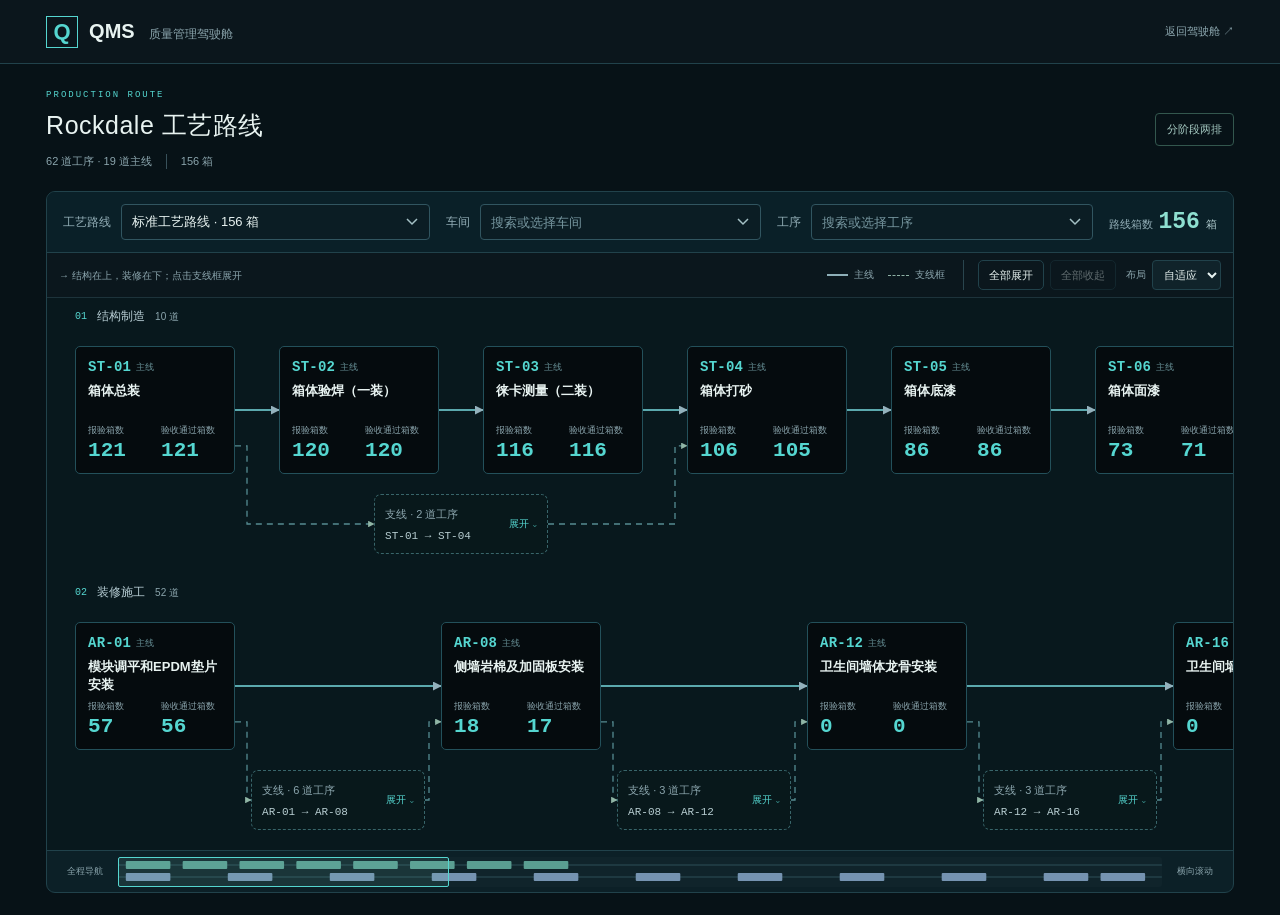
<file: process-demos/index.html>
<!doctype html><html lang="zh-CN"><head><meta charset="utf-8"><meta name="viewport" content="width=device-width,initial-scale=1"><title>制造进度图 · RD-Rockdale · QMS</title><link rel="stylesheet" href="vertical.css"><link rel="stylesheet" href="route-detail.css"><link rel="stylesheet" href="route-filters.css"></head><body>
<header class="topbar"><a class="brand" href="/" target="_top"><span class="brand-mark">Q</span><span>QMS <small>质量管理驾驶舱</small></span></a><a class="back-link" href="/" target="_top">返回驾驶舱 ↗</a></header>
<main><div class="page-heading"><div><p class="eyebrow">PRODUCTION ROUTE</p><h1>Rockdale 工艺路线</h1><p class="project-meta"><span id="routeCount">62 道工序</span><span id="boxCount">156 箱</span></p></div><span id="orientationLabel" class="orientation-label">屏幕自适应</span></div>
<section class="route-panel" aria-label="自适应工艺路线">
<div class="route-tools">
<label class="route-picker"><span>工艺路线</span><select id="routeSelect" aria-label="选择工艺路线"></select></label>
<div class="route-searches"><label class="route-search-field workshop-search"><span>车间</span><input id="workshopSearch" type="search" placeholder="搜索或选择车间" aria-label="搜索车间" autocomplete="off"></label><label class="route-search-field process-search"><span>工序</span><input id="search" type="search" placeholder="搜索或选择工序" aria-label="查找工序" autocomplete="off"></label></div>
<div id="routeScopeSummary" class="route-scope-summary" role="status" aria-live="polite"></div>
</div>
<div class="canvas-key"><span id="readingHint">→ 沿工艺顺序阅读，点击支线框展开</span><div class="canvas-options"><div class="canvas-legend"><span><i class="solid-key"></i>主线</span><span><i class="dash-key"></i>支线框</span></div><div class="route-actions" role="group" aria-label="工艺图操作"><button id="expandAll" aria-label="展开全部支线工序">全部展开</button><button id="collapseAll" disabled>全部收起</button><label class="layout-control"><span>布局</span><select id="layoutMode" aria-label="布局方向"><option value="auto">自适应</option><option value="horizontal">横排</option><option value="vertical">竖排</option></select></label></div></div></div><p id="searchMessage" class="search-message" role="status" aria-live="polite"></p>
<div class="viewport" id="viewport" tabindex="0" role="region" aria-label="工艺路线画布"><div id="graph" class="graph"></div></div>
<div class="overview-strip" id="overviewStrip"><span>全程导航</span><div id="overview" class="overview" tabindex="0" role="slider" aria-label="工艺路线位置" aria-valuemin="0" aria-valuemax="100" aria-valuenow="0"><svg id="overviewSvg" preserveAspectRatio="none" aria-hidden="true"></svg><i id="overviewWindow"></i></div><span id="scrollHint">横向滚动</span></div>
</section></main>
<dialog id="drawer" aria-labelledby="drawerTitle"><div class="drawer-top"><div><span>DETAIL VIEW</span><h2 id="drawerTitle"></h2></div><button id="closeDrawer" aria-label="关闭详情">×</button></div><div id="drawerBody"></div></dialog>
<link rel="stylesheet" href="process-box-details.css"><script src="rockdale-route.js"></script><script src="route-detail.js"></script><script src="process-box-details.js"></script><script src="box-export.js"></script><script src="process-box-integration.js"></script><script src="route-catalog.js"></script><script src="route-dropdowns.js"></script><script src="vertical.js"></script></body></html>
</file>
<file: process-demos/vertical.css>
:root{color-scheme:dark;--bg:#080f14;--panel:#0c191f;--border:#263c44;--text:#e4efee;--muted:#93adb4;--teal:#75d7c2;font:13px "Microsoft YaHei UI","Microsoft YaHei","PingFang SC",sans-serif}*{box-sizing:border-box}body{margin:0;background:var(--bg);color:var(--text)}h1,h2,h3,p{margin:0}a{color:inherit;text-decoration:none}button,input,select{font:inherit}button{cursor:pointer;border:1px solid var(--border);border-radius:5px;background:transparent;color:var(--text)}button:hover{border-color:#5c9c8d;color:var(--teal)}button:disabled{cursor:default;opacity:.38}button:focus-visible,a:focus-visible,input:focus-visible,select:focus-visible,.viewport:focus-visible,.overview:focus-visible{outline:2px solid var(--teal);outline-offset:3px}.topbar{height:64px;border-bottom:1px solid var(--border);display:flex;align-items:center;justify-content:space-between;padding:0 3.6%;background:#0b161c}.brand{display:flex;align-items:center;gap:11px;font-size:20px;font-weight:700}.brand-mark{display:grid;place-items:center;border:1px solid var(--teal);color:var(--teal);width:32px;height:32px;font-size:22px}.brand small{font-size:12px;font-weight:400;color:var(--muted);margin-left:9px}.back-link{color:var(--muted);font-size:11px}main{max-width:1600px;margin:auto;padding:26px 3.6% 22px}.page-heading{display:flex;justify-content:space-between;align-items:center;gap:18px;margin-bottom:22px}.eyebrow{font:9px Consolas,monospace;letter-spacing:2px;color:var(--teal);margin-bottom:9px}h1{font-size:25px;font-weight:500;letter-spacing:.5px}.project-meta{display:flex;align-items:center;gap:14px;color:var(--muted);font-size:11px;margin-top:12px}.project-meta>span+span{padding-left:14px;border-left:1px solid #38515a}.project-meta .source-badge{padding:3px 7px;font-size:10px;border:1px solid #4c5242;color:#bdc4a0;border-radius:3px;background:#22281f}.orientation-label{font-size:11px;color:#a9cec6;border:1px solid #33574e;padding:8px 11px;border-radius:4px}.route-panel{border:1px solid var(--border);border-radius:9px;background:var(--panel);overflow:hidden}.toolbar{display:flex;align-items:center;gap:13px;min-height:62px;padding:10px 19px;border-bottom:1px solid var(--border)}.phase-nav{display:flex;gap:3px}.phase-nav button{padding:9px 15px;font-size:12px;color:var(--muted);border-color:transparent}.phase-nav .active{background:#15352e;color:var(--teal)}.search{display:flex;align-items:center;gap:8px;margin-left:auto;width:23%;max-width:230px;color:var(--muted)}.search>span{font-size:21px}.search input{background:transparent;border:0;color:var(--text);width:100%;min-width:50px;padding:8px 0;font-size:11px}.search input::placeholder{color:var(--muted)}kbd{font:10px Consolas,monospace;border:1px solid var(--border);border-radius:3px;padding:1px 4px}.toolbar>button{font-size:11px;padding:8px 11px;white-space:nowrap}.layout-control{display:flex;gap:8px;align-items:center;font-size:10px;color:var(--muted)}select{background:#10232a;border:1px solid var(--border);border-radius:4px;color:var(--text);padding:7px 8px;font-size:11px}.canvas-key{display:flex;justify-content:space-between;align-items:center;gap:18px;padding:11px 20px;border-bottom:1px solid #1d333b;background:#0b171d;color:var(--muted);font-size:10px}.canvas-key>div{display:flex;gap:20px}.canvas-key>div>span{display:flex;align-items:center;gap:7px;white-space:nowrap}.solid-key,.dash-key{height:0;width:21px;border-top:2px solid #8eafb8}.dash-key{border-top:1px dashed #8db0a4}.search-message{display:none;background:#152c30;color:#c3ddd7;font-size:11px;line-height:1.8;padding:9px 20px}.search-message.show{display:block}.viewport{position:relative;overflow:auto;max-height:calc(100dvh - 330px);min-height:400px;scrollbar-color:#48646d #0a171d;scrollbar-width:thin;overscroll-behavior:contain;background:#09151a;cursor:grab}.viewport.dragging{cursor:grabbing;user-select:none}.graph{position:relative;margin:auto;min-width:0;background-image:radial-gradient(#203640 .6px,transparent .6px);background-size:22px 22px}.edge-svg{position:absolute;inset:0;pointer-events:none;overflow:visible}.edge{fill:none;stroke:#7c9eaa;stroke-width:2.5}.edge.branch{stroke:#7ca99b;stroke-width:1.6;stroke-dasharray:6 5}.edge.highlight{stroke:var(--teal);stroke-width:3}.edge.branch.highlight{stroke-width:2;stroke-dasharray:6 5}.edge.dim{opacity:.3}.node{position:absolute;padding:11px 12px;text-align:left;border:1px solid #35535e;border-left:3px solid #54837e;background:#11242c;border-radius:6px;z-index:2}.node:hover{border-color:#6fbaa9;box-shadow:0 0 0 3px #75d7c211}.node.selected{outline:2px solid var(--teal);outline-offset:3px}.node.search-hit{outline:2px solid #d8be82;outline-offset:3px}.node-top{display:flex;justify-content:space-between;align-items:center;gap:5px;color:#a9c3cb;font:10px Consolas,monospace}.node-role{font:9px "Microsoft YaHei",sans-serif;color:#789a99;white-space:nowrap}.node h3{font-size:12px;font-weight:500;line-height:1.5;margin-top:6px;min-height:36px;display:-webkit-box;-webkit-line-clamp:2;-webkit-box-orient:vertical;overflow:hidden}.quantities{display:grid;grid-template-columns:1fr 1fr;gap:8px;margin-top:8px}.quantities>span+span{border-left:1px solid #2b454e;padding-left:10px}.quantities small{display:block;font-size:9px;font-weight:400;color:var(--muted);white-space:nowrap}.quantities b{display:block;font:21px Consolas,monospace;color:#a3b9c1;margin-top:3px}.quantities .accepted b{color:#93b9ad}.branch-group{position:absolute;background:#102521;border:1px dashed #527e70;border-radius:7px;z-index:1;overflow:hidden}.branch-group.is-open{background:#0f211f;border-color:#5f9b86}.branch-group.related{border-color:var(--teal);box-shadow:0 0 0 2px #75d7c211}.group-header{position:relative;display:flex;align-items:center;justify-content:space-between;gap:10px;border:0;border-radius:0;padding:12px 15px;width:100%;height:100%;text-align:left;color:#c3dfd5}.is-open .group-header{height:56px;border-bottom:1px solid #294c41}.group-header:hover{background:#183b30}.group-kicker{display:block;font-size:10px;color:#9cc8b8;margin-bottom:8px}.group-title{display:block;font:12px Consolas,monospace;color:#cae2d8;white-space:nowrap}.group-action{color:#8bc5ae;font-size:10px;flex-shrink:0;white-space:nowrap}.is-open .group-kicker{display:inline;font-size:10px;margin:0 10px 0 0}.is-open .group-title{display:inline;font-size:11px}.group-cards{display:flex;gap:14px;padding:0 14px 14px}.group-cards .node{position:relative;left:auto;top:auto;flex-shrink:0;border-left-width:2px;background:#112725}.group-cards .node-role{color:#81a89a}.group-cards .node h3{font-size:12px}.is-open .group-header>div{min-width:0}.phase-label{position:absolute;font-size:12px;color:#b8ced5;white-space:nowrap;display:flex;gap:10px;align-items:center}.phase-label b{font:10px Consolas,monospace;color:var(--teal)}.phase-label small{font-size:10px;color:var(--muted);font-weight:400}.route-end{position:absolute;font-size:10px;color:#7897a1;white-space:nowrap}.overview-strip{display:flex;align-items:center;gap:15px;height:38px;border-top:1px solid var(--border);padding:0 20px;color:var(--muted);font-size:9px}.overview{height:18px;position:relative;flex:1;cursor:pointer;border-radius:3px;background:#10242b}.overview svg{position:absolute;inset:0;width:100%;height:100%}.overview>i{position:absolute;top:0;bottom:0;min-width:4px;border:1px solid var(--teal);background:#75d7c218;border-radius:2px;pointer-events:none}.route-footer{display:flex;align-items:center;justify-content:space-between;gap:20px;padding:11px 20px;border-top:1px solid var(--border);color:var(--muted);font-size:10px;line-height:1.8}.layout-vertical .group-cards{flex-direction:column;padding:0 12px 14px}.layout-vertical .is-open .group-header{padding:8px 12px;align-items:center}.layout-vertical .is-open .group-kicker,.layout-vertical .is-open .group-title{display:block;margin:0}.layout-vertical .is-open .group-kicker{margin-bottom:6px}.layout-vertical .group-action{font-size:9px}.layout-vertical .is-open .group-action{width:10px;overflow:hidden}.layout-vertical .viewport{cursor:default;max-height:calc(100dvh - 330px)}.layout-vertical .overview-strip{display:none}.layout-vertical .group-title{font-size:11px}.layout-vertical .group-header{padding:12px}.layout-vertical .phase-label:after{content:"";position:absolute;top:26px;left:0;width:100%;height:1px;background:#29424a}dialog{position:fixed;left:auto;right:0;top:0;bottom:0;margin:0;width:min(490px,96vw);height:100dvh;max-width:100%;max-height:none;border:0;border-left:1px solid #427566;background:#0d1d24;color:var(--text);padding:23px 26px;overflow:auto;box-shadow:-20px 0 55px #0008}dialog::backdrop{background:#02090daa;backdrop-filter:blur(2px)}.drawer-top{display:flex;align-items:center;justify-content:space-between;border-bottom:1px solid var(--border);padding-bottom:14px;margin-bottom:23px;font-size:11px;color:#b8d1d8}.drawer-top small{font-size:9px;color:var(--muted);margin-left:10px}.drawer-top button{font-size:27px;border:0;width:30px;line-height:30px}.detail-code{font:12px Consolas,monospace;color:var(--teal)}.detail-title{font-size:22px;font-weight:500;line-height:1.6;margin:8px 0 10px}.detail-meta{font-size:11px;color:var(--muted);line-height:1.8}.detail-stats{display:grid;grid-template-columns:1fr 1fr;margin-top:22px;border:1px solid var(--border);border-radius:5px;padding:18px 0}.detail-stat{padding:0 17px}.detail-stat+div{border-left:1px solid var(--border)}.detail-stat>span{font-size:11px;color:var(--muted)}.detail-stat strong{display:block;font:30px Consolas,monospace;color:#a6bdc6;margin:12px 0 8px}.detail-stat.accepted strong{color:#a6c8bb}.detail-stat p{font-size:10px;color:var(--muted)}.detail-section{margin-top:25px}.detail-section h3{font-size:13px;font-weight:500;margin-bottom:13px}.detail-relation{display:flex;gap:15px;font-size:11px;padding:11px 0;border-top:1px solid var(--border);line-height:1.8;align-items:flex-start}.detail-relation>span{color:var(--muted);width:62px;flex-shrink:0;padding-top:4px}.detail-relation>div{display:flex;flex-wrap:wrap;gap:6px}.detail-relation button{padding:4px 7px;font-size:10px;color:#bed8df}.detail-note{color:var(--muted);font-size:11px;line-height:1.9;margin-top:12px}.source-note{padding:12px;border:1px solid #3d5e57;background:#142b27;border-radius:5px;font-size:11px;line-height:1.9;color:#c3d9d0}.source-reference{font:10px Consolas,monospace;color:#96b4bd;border-top:1px solid var(--border);margin-top:22px;padding-top:14px;line-height:1.9}.empty-state{color:#8ba8b3;border:1px dashed #34505a;border-radius:4px;padding:17px 12px;font-size:11px;line-height:1.9}.diagram-error{padding:50px 22px;color:#edb0a3}.group-header:focus-visible{outline-offset:-4px}@media(max-width:850px){.toolbar{flex-wrap:wrap;gap:7px;padding:9px 12px}.phase-nav{margin-right:auto}.phase-nav button{padding:8px 11px;font-size:11px}.search{width:100%;order:5;max-width:none;margin-left:0}.search input{padding:5px 0}.toolbar>button{padding:7px 9px;font-size:10px}.layout-control>span{display:none}.canvas-key{padding:10px 13px;gap:10px;font-size:9px}.canvas-key>div{gap:10px}.route-footer{padding:10px 13px;gap:4px;flex-wrap:wrap;font-size:9px}.overview-strip{padding:0 12px}.viewport{max-height:calc(100dvh - 345px)}}@media(max-width:520px){.topbar{height:56px;padding:0 16px}.brand{font-size:18px}.brand small{display:none}.back-link{font-size:10px}main{padding:20px 12px 14px}.page-heading{margin-bottom:17px;gap:8px;align-items:flex-start}.eyebrow{font-size:8px}h1{font-size:21px}.project-meta{gap:8px;font-size:10px;flex-wrap:wrap}.project-meta>span+span{padding-left:8px}.project-meta .source-badge{font-size:9px;padding:3px 5px}.orientation-label{font-size:9px;padding:6px;margin-top:21px;white-space:nowrap}.toolbar{padding:8px 10px;gap:5px}.phase-nav button{padding:8px}.layout-control select{font-size:10px;padding:6px}.toolbar>button{padding:7px;font-size:10px}.canvas-key{padding:10px;font-size:9px}.canvas-key>span{max-width:190px;line-height:1.6}.solid-key,.dash-key{width:14px}.canvas-key>div{gap:8px}.node{padding:10px 9px}.node-top{font-size:9px}.node-role{font-size:8px}.node h3,.group-cards .node h3{font-size:11px}.quantities{gap:5px;margin-top:10px}.quantities>span+span{padding-left:6px}.quantities small{font-size:8px}.quantities b{font-size:21px}.group-kicker{font-size:9px}.group-title{font-size:10px}.group-action{font-size:9px}.layout-vertical .group-title{font-size:10px}.layout-vertical .group-header{padding:10px 9px}.layout-vertical .is-open .group-header{padding:8px 10px}.phase-label{font-size:11px;gap:7px}.phase-label small{font-size:9px}.route-footer>span+span{display:none}.viewport,.layout-vertical .viewport{min-height:410px;max-height:calc(100dvh - 325px)}dialog{padding:20px}.detail-title{font-size:21px}}@media(prefers-reduced-motion:reduce){*{scroll-behavior:auto!important}}

/* Compact route: retain the existing phase navigation, toolbar and branch grouping. */
:root{--bg:#071217;--panel:#0c2027;--border:#21424b;--text:#e8f3f1;--muted:#8ba5ad;--teal:#55d6d0}
.graph{background-image:none;background-color:#08181d}.node,.group-cards .node{display:flex;flex-direction:column;padding:11px 12px;border:1px solid #23505a;border-radius:5px;background:#050b0e;color:#e8f3f1}.node:hover{border-color:#55d6d0;box-shadow:none}.node.selected{outline:1px solid #55d6d0;outline-offset:2px}.node-top{font:11px Consolas,monospace;color:#55d6d0;flex-shrink:0}.node-role,.group-cards .node-role{font:9px "Microsoft YaHei",sans-serif;color:#668e94}.node h3,.group-cards .node h3{font-size:13px;font-weight:600;line-height:1.4;min-height:36px;margin-top:6px;color:#e8f3f1;flex-shrink:0}.quantities{margin-top:auto;gap:7px}.quantities>span+span{padding-left:6px;border-left:0}.quantities small{font-size:9px;color:#8ba5ad;line-height:1.4}.quantities b,.quantities .accepted b{font:600 21px Consolas,monospace;color:#55d6d0;margin-top:2px}.branch-group,.branch-group.is-open{background:#08181b;border-color:#38656a}.branch-group.related{border-color:#55d6d0;box-shadow:none}.group-header{padding:10px 12px}.group-header:hover{background:#10272c}.group-kicker{font-size:11px;color:#8ba5ad}.group-title{font-size:11px;color:#b7cdd1}.group-action{font-size:10px;color:#55d6d0}.edge{stroke:#5ba9ae;stroke-width:1.8}.edge.branch{stroke:#558b91;stroke-width:1.3}.edge.highlight{stroke:#55d6d0;stroke-width:2}.edge.branch.highlight{stroke-width:1.6}.phase-label b{color:#55d6d0}.phase-label{font-size:12px}.phase-label small{font-size:10px}.drawer-top{align-items:flex-start;margin-bottom:0}.drawer-top h2{font-size:20px;font-weight:600;line-height:1.6;color:#e8f3f1;margin-top:8px}.drawer-top>div>span{font-size:10px;color:#55d6d0;letter-spacing:1.5px}dialog{width:min(560px,96vw);background:#0b1d24;border-color:#28555e;padding:22px}.embedded-document,.embedded-route{overflow:hidden}.embedded-route .topbar,.embedded-route .page-heading{display:none}.embedded-route main{max-width:none;padding:0}.embedded-route .route-panel{border:0;border-radius:0}.embedded-route .viewport{max-height:none;height:480px;min-height:400px}.embedded-route .canvas-key{padding-top:10px;padding-bottom:10px}.layout-vertical .quantities small{white-space:normal;min-height:20px}.layout-vertical .node h3,.layout-vertical .group-cards .node h3{font-size:12px;min-height:34px}.layout-vertical .node{padding:10px}.layout-vertical .quantities b{font-size:21px}
@media(max-width:520px){.node,.group-cards .node{padding:10px}.node-top{font-size:10px}.node-role{font-size:8px}.node h3,.group-cards .node h3{font-size:12px;min-height:34px}.quantities{gap:4px;margin-top:auto}.quantities small{font-size:8px}.quantities b,.quantities .accepted b{font-size:21px}.quantities>span+span{padding-left:3px}.group-kicker{font-size:10px}.group-action{font-size:10px}.embedded-route .viewport{height:600px}.embedded-route .toolbar{padding:10px 8px}.embedded-route .canvas-key{padding:9px 8px}.embedded-route .canvas-key>span{max-width:160px}.embedded-route .phase-nav button{padding:8px 6px}.embedded-route .toolbar>button{padding:7px 5px}.embedded-route .layout-control select{padding:6px 3px}}

/* A denser vertical route keeps both counts readable without reserving empty title rows. */
.layout-vertical .node,.layout-vertical .group-cards .node{padding:7px 8px}.layout-vertical .node-top{line-height:12px}.layout-vertical .node h3,.layout-vertical .group-cards .node h3{min-height:0;margin-top:3px;line-height:1.3}.layout-vertical .quantities{margin-top:auto;gap:4px}.layout-vertical .quantities small{min-height:12px;line-height:1.25}.layout-vertical .quantities b,.layout-vertical .quantities .accepted b{font-size:18px;line-height:20px;margin-top:1px}.layout-vertical .is-open .group-header{height:44px;padding:6px 10px}.layout-vertical .group-cards{gap:10px}.layout-vertical .is-open .group-kicker{margin-bottom:3px}
</file>
<file: process-demos/route-detail.css>
.route-detail{color:#e8f3f1;font-family:"Microsoft YaHei",sans-serif}.route-section-title{font-size:14px;font-weight:600;margin:18px 0 12px}.route-overall.production-summary{display:grid;grid-template-columns:repeat(3,minmax(0,1fr));gap:8px;margin:0 0 24px}.route-overall.production-summary>div{padding:10px 11px;background:#102932;border:0;border-radius:6px;min-height:62px}.route-overall span{display:block;font-size:10px;color:#8ba5ad;line-height:1.5}.route-overall.production-summary strong{display:block;margin-top:6px;font:700 18px "Microsoft YaHei",sans-serif;color:#55d6d0}.route-overall small{font-size:11px;margin-left:2px;color:inherit}.route-trend-head{display:flex;align-items:center;justify-content:space-between;gap:12px;margin:0 0 12px}.route-trend-head h3{font-size:14px;font-weight:600;margin:0}.route-period-label select{background:#0a1b21;color:#e8f3f1;border:1px solid #21464e;border-radius:5px;padding:9px 10px;font:12px "Microsoft YaHei",sans-serif;min-width:90px}.route-period-summary{display:flex;flex-wrap:wrap;justify-content:space-between;gap:7px;color:#8ba5ad;font-size:10px;line-height:1.8;margin-bottom:14px}.route-period-summary b{font-weight:400;margin-left:8px;color:#55d6d0}.route-chart-legend{display:flex;flex-wrap:wrap;gap:10px 16px;font-size:10px;color:#8ba5ad;margin-bottom:16px}.route-chart-legend span{display:flex;align-items:center;gap:6px}.route-chart-legend i.bar{height:9px;width:11px;border-radius:1px;background:#44b9b5}.route-chart-legend i.bar.accepted{background:#608da8}.route-chart-legend i.line{position:relative;height:0;width:18px;border-top:2px solid #55d6d0}.route-chart-legend i.line.accepted{border-top:2px dashed #97cfd0}.route-chart-legend i.line:after{content:"";position:absolute;width:4px;height:4px;left:7px;top:-3px;border:1px solid #e8f3f1;border-radius:50%;background:#55d6d0}.route-combo-chart{position:relative;outline-offset:4px}.route-combo-svg{display:block;width:100%;height:auto;overflow:visible}.route-combo-svg text{font:11px Consolas,"Microsoft YaHei",sans-serif;fill:#8ba5ad}.route-combo-svg .route-chart-unit{font:10px "Microsoft YaHei",sans-serif}.route-chart-grid{fill:none;stroke:#1b3942;stroke-width:1}.route-bar.reported{fill:#44b9b5;opacity:.75}.route-bar.accepted{fill:#608da8;opacity:.75}.route-chart-area{fill:#55d6d0;opacity:.055;pointer-events:none}.route-cumulative{fill:none;stroke-width:2.2;stroke-linejoin:round;stroke-linecap:round;pointer-events:none}.route-cumulative.reported{stroke:#55d6d0}.route-cumulative.accepted{stroke:#97cfd0;stroke-dasharray:5 3}.route-chart-point{stroke:#e8f3f1;stroke-width:1;pointer-events:none}.route-chart-point.reported{fill:#55d6d0}.route-chart-point.accepted{fill:#97cfd0}.route-chart-hit{fill:transparent;cursor:crosshair}.route-chart-cursor{stroke:#8ba5ad;stroke-dasharray:3 3;pointer-events:none}.route-chart-tooltip{position:absolute;top:35%;z-index:3;padding:11px 12px;background:#0b2029f5;border:1px solid #345c67;border-radius:4px;box-shadow:0 8px 20px #0003;pointer-events:none;min-width:175px;font-size:11px}.route-chart-tooltip[hidden]{display:none}.route-chart-tooltip strong{display:block;margin-bottom:7px;font-weight:500;color:#d2e3e7}.route-chart-tooltip span{display:flex;justify-content:space-between;gap:16px;line-height:1.9;color:#9cb5bd}.route-chart-tooltip b{font-weight:400;color:#e1eeed}.route-sr-only{position:absolute;width:1px;height:1px;overflow:hidden;clip:rect(0,0,0,0);white-space:nowrap}.route-detail select:focus-visible,.route-combo-chart:focus-visible{outline:2px solid #55d6d0;outline-offset:3px}@media(max-width:520px){.route-overall.production-summary{gap:7px}.route-overall.production-summary>div{padding:10px 8px;min-height:60px}.route-overall span{font-size:9px}.route-overall.production-summary strong{font-size:17px}.route-period-summary{font-size:9px}.route-chart-legend{font-size:9px;gap:10px}.route-chart-tooltip{font-size:10px;min-width:165px}}

/* Clear series identity: reported = blue, accepted = green. */
.route-trend-head{margin-bottom:16px}.route-trend-head h3{font-size:16px;line-height:1.7}.route-period-label select{font-size:13px}.route-period-summary{font-size:12px;line-height:2.1;row-gap:10px;margin-bottom:18px}.route-period-summary b{font-size:12px;margin-left:10px}.route-period-summary .reported{color:#65afff}.route-period-summary .accepted{color:#59e0a0}.route-chart-legend{font-size:12px;line-height:1.8;gap:12px 18px;margin-bottom:18px}.route-chart-legend i.bar.reported{background:#428ff0}.route-chart-legend i.bar.accepted{background:#2fbd79}.route-chart-legend i.line.reported{border-color:#65afff}.route-chart-legend i.line.accepted{border-color:#59e0a0}.route-chart-legend i.line.reported:after{background:#65afff}.route-chart-legend i.line.accepted:after{background:#59e0a0}.route-bar.reported{fill:#428ff0;opacity:.9}.route-bar.accepted{fill:#2fbd79;opacity:.9}.route-cumulative.reported{stroke:#65afff;stroke-width:2.6}.route-cumulative.accepted{stroke:#59e0a0;stroke-width:2.6}.route-chart-point.reported{fill:#65afff}.route-chart-point.accepted{fill:#59e0a0}.route-chart-area{fill:#428ff0;opacity:.055}.route-chart-tooltip{font-size:12px;line-height:1.85;min-width:195px;max-width:calc(100% - 12px);top:0;left:0}.route-chart-tooltip span{line-height:1.9}.route-chart-tooltip .reported b{color:#83bdff}.route-chart-tooltip .accepted b{color:#77e9b2}
@media(max-width:520px){.route-trend-head h3{font-size:15px}.route-period-summary,.route-period-summary b{font-size:11px}.route-chart-legend{font-size:11px;gap:10px 15px}.route-chart-tooltip{font-size:11px;min-width:185px}}
</file>
<file: process-demos/route-filters.css>
/* RD route filters: independent, matching workshop and process searches. */
.route-tools{display:grid;grid-template-columns:minmax(220px,.85fr) minmax(360px,1.5fr) auto;align-items:center;gap:16px;padding:12px 16px;border-bottom:1px solid #21424b;background:#0a2028}
.route-picker,.route-search-field{display:flex;align-items:center;gap:10px;min-width:0;color:#92adb6;font-size:12px}
.route-picker>span,.route-search-field>span{white-space:nowrap}
.route-searches{display:grid;grid-template-columns:repeat(2,minmax(0,1fr));gap:16px;min-width:0}
.route-picker select,.route-picker input,.route-search-field input{box-sizing:border-box;width:100%;min-width:0;height:36px;padding:8px 10px;border:1px solid #315560;border-radius:4px;background:#0b1d24;color:#e8f3f1;font:13px "Microsoft YaHei",sans-serif;color-scheme:dark}
.route-picker select[hidden]{display:none}.route-select-trigger{cursor:pointer;text-overflow:ellipsis}
.route-picker select{padding-right:28px}.route-search-field input::placeholder{color:#76969f}
.route-search-field input:focus-visible{outline:2px solid #55d6d0;outline-offset:2px}
.route-combobox{position:relative;flex:1;min-width:0;width:100%}
.route-combobox input{padding-right:34px}
.route-combobox-toggle{position:absolute;right:4px;top:4px;display:grid;place-items:center;width:28px;height:28px;padding:0;border:0;background:transparent;color:#a4c0c5}
.route-combobox-panel{position:fixed;z-index:1000;padding:6px 0;border:1px solid #d5dee1;border-radius:12px;background:#fff;color:#142b33;box-shadow:0 9px 28px #0004;color-scheme:light}
.route-combobox-panel[hidden]{display:none}
.route-combobox-panel:before{content:"";position:absolute;left:var(--combo-arrow-left,24px);top:-7px;width:12px;height:12px;border-top:1px solid #d5dee1;border-left:1px solid #d5dee1;background:#fff;transform:rotate(45deg)}
.route-combobox-list{position:relative;max-height:260px;overflow-y:auto;overscroll-behavior:contain;scrollbar-width:thin;scrollbar-color:#a8b3b8 #f2f5f6}
.route-combobox-option{display:grid;gap:4px;padding:11px 15px;cursor:pointer;line-height:1.5;overflow-wrap:anywhere}
.route-combobox-option.active{background:#eaf4f3}
.route-combobox-value{font:14px/1.5 "Microsoft YaHei",sans-serif;color:#152e36}
.route-combobox-label{font:12px/1.5 "Microsoft YaHei",sans-serif;color:#53666e}
.route-combobox-empty{margin:0;padding:15px;color:#75848a;font:12px/1.6 "Microsoft YaHei",sans-serif}
.route-scope-summary{display:flex;flex-wrap:wrap;align-items:baseline;justify-content:flex-end;gap:3px 6px;min-width:86px;margin-left:auto;color:#92adb6;font-size:11px;line-height:1.5}
.route-scope-summary strong{font:600 23px Consolas,monospace;color:#8edfd0}.route-scope-summary small{font-size:11px;color:#b3cdd0}
.route-scope-summary .scope-match{flex-basis:100%;color:#aec5cb;text-align:right}
.canvas-key{flex-wrap:wrap;gap:8px 16px;padding:7px 12px}
.canvas-key #readingHint{flex:1 1 210px;line-height:1.7}
.canvas-key .canvas-options{display:flex;align-items:center;flex-wrap:wrap;gap:12px 18px;margin-left:auto}
.canvas-legend{display:flex;align-items:center;gap:14px}.canvas-legend>span{display:flex;align-items:center;gap:6px;white-space:nowrap}
.route-actions{display:flex;align-items:center;gap:6px;padding-left:14px;border-left:1px solid #29454e}
.route-actions button{height:30px;padding:6px 10px;font-size:11px;white-space:nowrap}
.route-actions .layout-control{gap:6px;margin-left:4px}.route-actions select{height:30px;padding:5px 7px}
.node .node-top>span:first-child{font-size:14px;font-weight:600;line-height:18px;letter-spacing:.2px}
.overview{height:30px}.overview svg{height:28px}.overview-strip{min-height:42px}
.route-no-results{display:flex;min-height:320px;flex-direction:column;align-items:center;justify-content:center;gap:12px;padding:32px;color:#93adb4;text-align:center;font-size:13px;line-height:1.8}
.route-no-results strong{color:#d3e6e5;font-size:15px;font-weight:500}.route-no-results button{padding:7px 14px;color:#9edfd2}
.layout-vertical .node-top{line-height:18px}
.layout-horizontal .branch-group:not(.is-open) .group-header{padding:7px 10px}
.layout-horizontal .branch-group.is-open .group-header{height:44px;padding:6px 10px}
.layout-horizontal .group-cards{padding-top:3px}
.layout-vertical .group-cards{padding:0 8px 12px}
.layout-vertical .group-header{padding:7px 8px;gap:4px}
.layout-vertical .is-open .group-header{height:44px;padding:6px 8px}
.layout-vertical .group-kicker,.layout-vertical .group-title,.layout-vertical .group-action{font-size:9px}
.layout-vertical .phase-label{font-size:11px;gap:5px}.layout-vertical .phase-label small{font-size:9px}
.embedded-route.layout-vertical .viewport{height:480px;min-height:360px}
@media(max-width:900px){.route-tools{grid-template-columns:minmax(0,1fr) auto;gap:12px}.route-picker{grid-column:1/-1}.route-searches{gap:12px}}
@media(max-width:620px){.route-tools{grid-template-columns:minmax(0,1fr);gap:10px;padding:12px}.route-search-field{flex-direction:column;align-items:stretch;gap:5px}.route-searches{grid-column:1;gap:12px}.route-scope-summary{grid-column:1;min-width:0}.canvas-key .canvas-options{width:100%;justify-content:space-between;gap:8px}.route-actions{padding-left:0;border-left:0;margin-left:auto}.route-actions button{padding:6px 8px;font-size:10px}.route-actions .layout-control{margin-left:0}.node .node-top>span:first-child{font-size:13px}.layout-vertical .node-role{display:none}}
</file>
<file: process-demos/process-box-details.css>
/* Match the MOS manufacturing drawer; let the added table adapt within it. */
#drawer[data-route-detail="true"]:has(.pbd),dialog#drawer:has(.pbd){box-sizing:border-box;width:min(560px,92vw);max-width:92vw;overflow-x:clip;scrollbar-gutter:stable}
.pbd{container-type:inline-size;min-width:0;max-width:100%;margin-top:24px;padding-top:20px;border-top:1px solid #28505a;color:#e8f3f1;font:14px "Microsoft YaHei",sans-serif}
.pbd-heading{display:flex;flex-wrap:wrap;justify-content:space-between;align-items:center;gap:10px;margin-bottom:12px}
.pbd-title{display:flex;flex-wrap:wrap;align-items:baseline;gap:9px}
.pbd-title h3{margin:0;font-size:16px;font-weight:600;line-height:1.5;color:#e8f3f1}
.pbd-title>span{font-size:12px;color:#8faab3;white-space:nowrap}
.pbd-heading-actions{display:flex;align-items:center;justify-content:space-between;flex:1;flex-basis:100%;gap:10px}
.pbd-result{display:flex;align-items:baseline;gap:4px;white-space:nowrap;color:#bad1d3;font-size:14px;font-variant-numeric:tabular-nums}
.pbd-result strong{font:600 23px Consolas,monospace;color:#8edfd0}
.pbd-result small{font-size:12px;color:#8faab3;margin-left:3px}
.pbd-export{display:inline-flex;align-items:center;justify-content:center;flex-shrink:0;min-height:36px;padding:7px 11px;border:1px solid #3d7778;border-radius:5px;background:#143a40;color:#abebe1;font-size:14px;cursor:pointer}
.pbd-export:hover:not(:disabled){background:#1c4a4e;border-color:#6ac3b8}
.pbd-export:disabled{cursor:default;opacity:.45}
.pbd-filters{padding:11px;border:1px solid #2b4d57;border-radius:6px;background:#0d252d;margin-bottom:14px}
.pbd-filter-grid{display:grid;grid-template-columns:minmax(0,.9fr) minmax(0,1.1fr);gap:9px}
.pbd label{display:flex;flex-direction:column;min-width:0;font-size:14px;color:#aac4ca}
.pbd input,.pbd select{box-sizing:border-box;width:100%;min-width:0;height:40px;padding:8px 10px;background:#0a1e26;color:#e1efed;border:1px solid #345761;border-radius:5px;font-size:14px;color-scheme:dark}
.pbd input::placeholder{color:#8faab4}
.pbd select{appearance:none;padding-right:30px;background-image:url("data:image/svg+xml,%3Csvg xmlns='http://www.w3.org/2000/svg' width='12' height='8' viewBox='0 0 12 8'%3E%3Cpath d='m1 1 5 5 5-5' fill='none' stroke='%239ebfc3' stroke-width='1.5'/%3E%3C/svg%3E");background-position:right 10px center;background-repeat:no-repeat}
.pbd-search{position:relative}
.pbd-search:before{content:"";position:absolute;left:12px;top:12px;width:10px;height:10px;border:1.5px solid #8fadb5;border-radius:50%;pointer-events:none}
.pbd-search:after{content:"";position:absolute;left:22px;top:23px;width:5px;border-top:1.5px solid #8fadb5;transform:rotate(45deg);pointer-events:none}
.pbd-search input{padding-left:34px}
.pbd-time-controls{display:flex;flex-wrap:wrap;align-items:center;gap:9px;margin-top:9px}
.pbd-periods{display:inline-flex;gap:2px;flex-shrink:0;padding:3px;border:1px solid #31515b;border-radius:5px;background:#091c23}
.pbd-periods button{min-width:34px;height:32px;padding:5px 10px;border:0;border-radius:3px;background:none;color:#aac4cb;font-size:14px;cursor:pointer}
.pbd-periods button.active{background:#28534e;color:#b9eee1}
.pbd-periods button:hover{color:#e2f3eb}
.pbd-date-fields{display:flex;align-items:center;gap:8px;flex:1;min-width:210px;order:3;flex-basis:100%}
.pbd-date-fields .pbd-cutoff{display:flex;flex-direction:row;align-items:center;gap:8px;width:100%}
.pbd-cutoff>span{white-space:nowrap;font-size:13px;color:#9bb9c0}
.pbd-cutoff input{flex:1}
.pbd-date-fields.is-range{display:grid;grid-template-columns:minmax(0,1fr) auto minmax(0,1fr);min-width:0}
.pbd-range-separator{font-size:13px;color:#95b0b8}
.pbd-reset{margin-left:auto;padding:7px 0;flex-shrink:0;border:0;background:none;color:#a2d5cf;font-size:14px;cursor:pointer}
.pbd-hints{display:flex;justify-content:space-between;flex-wrap:wrap;gap:3px 10px;margin-top:8px}
.pbd-hints p{margin:0;color:#94b0b9;font-size:12px;line-height:1.7}
.pbd-hints [hidden]{display:none}
.pbd-error{margin:0 0 12px;padding:9px 11px;border:1px solid #80584f;border-radius:5px;background:#342629;color:#edb5a5;font-size:14px;line-height:1.6}
.pbd-error[hidden]{display:none}
.pbd-table-wrap{min-width:0;max-width:100%;max-height:min(54dvh,540px);overflow-x:clip;overflow-y:auto;scrollbar-gutter:stable;border:1px solid #2d4f5a;border-radius:6px;scrollbar-width:thin;scrollbar-color:#486e78 #0b2028;overscroll-behavior:contain}
.pbd-table{width:100%;min-width:0;max-width:100%;table-layout:fixed;border-collapse:separate;border-spacing:0;font-size:14px;font-variant-numeric:tabular-nums}
.pbd-col-index{width:9%}.pbd-col-box{width:24%}.pbd-col-workshop{width:22%}.pbd-col-times{width:45%}
.pbd-table th,.pbd-table td{padding:10px 8px;border-bottom:1px solid #264650;text-align:center;line-height:1.5;color:#d4e6e5}
.pbd-table thead th{position:sticky;top:0;z-index:1;padding:11px 8px;background:#14323c;color:#b7d0d4;font-size:14px;font-weight:500;white-space:normal;overflow-wrap:anywhere}
.pbd-table thead th:first-child{padding-left:4px;padding-right:4px}
.pbd-table tbody th{font-weight:400}
.pbd-table tbody tr:last-child>*{border-bottom:0}
.pbd-table tbody tr:hover>*{background:#112c34}
.pbd-table .pbd-index{font-family:Consolas,monospace;text-align:center;color:#8eacb7}
.pbd-box{font-family:Consolas,monospace;white-space:normal;overflow-wrap:anywhere;color:#e1efeb}
.pbd-times>div{display:grid;grid-template-columns:2em minmax(0,max-content);justify-content:center;column-gap:2ch;align-items:baseline;font-family:Consolas,monospace;line-height:1.65}
.pbd-times>div>span{font:14px "Microsoft YaHei",sans-serif;color:#92b1bd}
.pbd-times time{display:flex;flex-wrap:wrap;justify-content:center;gap:0 .6em;justify-self:center;min-width:0;font:14px Consolas,monospace;white-space:normal;color:#c4dce1}
.pbd-times time>span{white-space:nowrap}
.pbd-times>div:last-child time{color:#a4dacc}
.pbd-table .pbd-empty{padding:32px 12px;text-align:center;white-space:normal;color:#a4bec6;font-size:14px;line-height:1.8}
.pbd .mr-sr-only{position:absolute;width:1px;height:1px;padding:0;margin:-1px;overflow:hidden;clip:rect(0,0,0,0);white-space:nowrap;border:0}
.pbd input:focus-visible,.pbd select:focus-visible,.pbd button:focus-visible{outline:2px solid #8ce0d0;outline-offset:2px}
@container (max-width:420px){
  .pbd-col-index{width:10%}.pbd-col-box{width:24%}.pbd-col-workshop{width:18%}.pbd-col-times{width:48%}
  .pbd-table th,.pbd-table td,.pbd-table thead th{padding-left:4px;padding-right:4px;overflow-wrap:anywhere}
  .pbd-table .pbd-index{font-size:12px}
  .pbd-result{font-size:13px}.pbd-result strong{font-size:22px}.pbd-result small{font-size:12px}
  .pbd-heading-actions{flex-wrap:wrap}.pbd-export{margin-left:auto;padding:7px 9px}
  .pbd-filters{padding:10px}.pbd-filter-grid{gap:8px}
  .pbd-periods{flex:1}.pbd-periods button{flex:1;padding:5px 8px}
  .pbd-date-fields.is-range{grid-template-columns:minmax(0,1fr);gap:8px}
  .pbd-date-fields.is-range label>.mr-sr-only{position:static;width:auto;height:auto;margin:0 0 4px;overflow:visible;clip:auto;white-space:normal;font-size:12px}
  .pbd-range-separator{display:none}
}
@container (max-width:300px){
  .pbd-times>div{grid-template-columns:minmax(0,1fr);justify-items:center}
}
@media(max-width:480px){#drawer[data-route-detail="true"]:has(.pbd),dialog#drawer:has(.pbd){padding-left:12px;padding-right:12px}}
</file>
